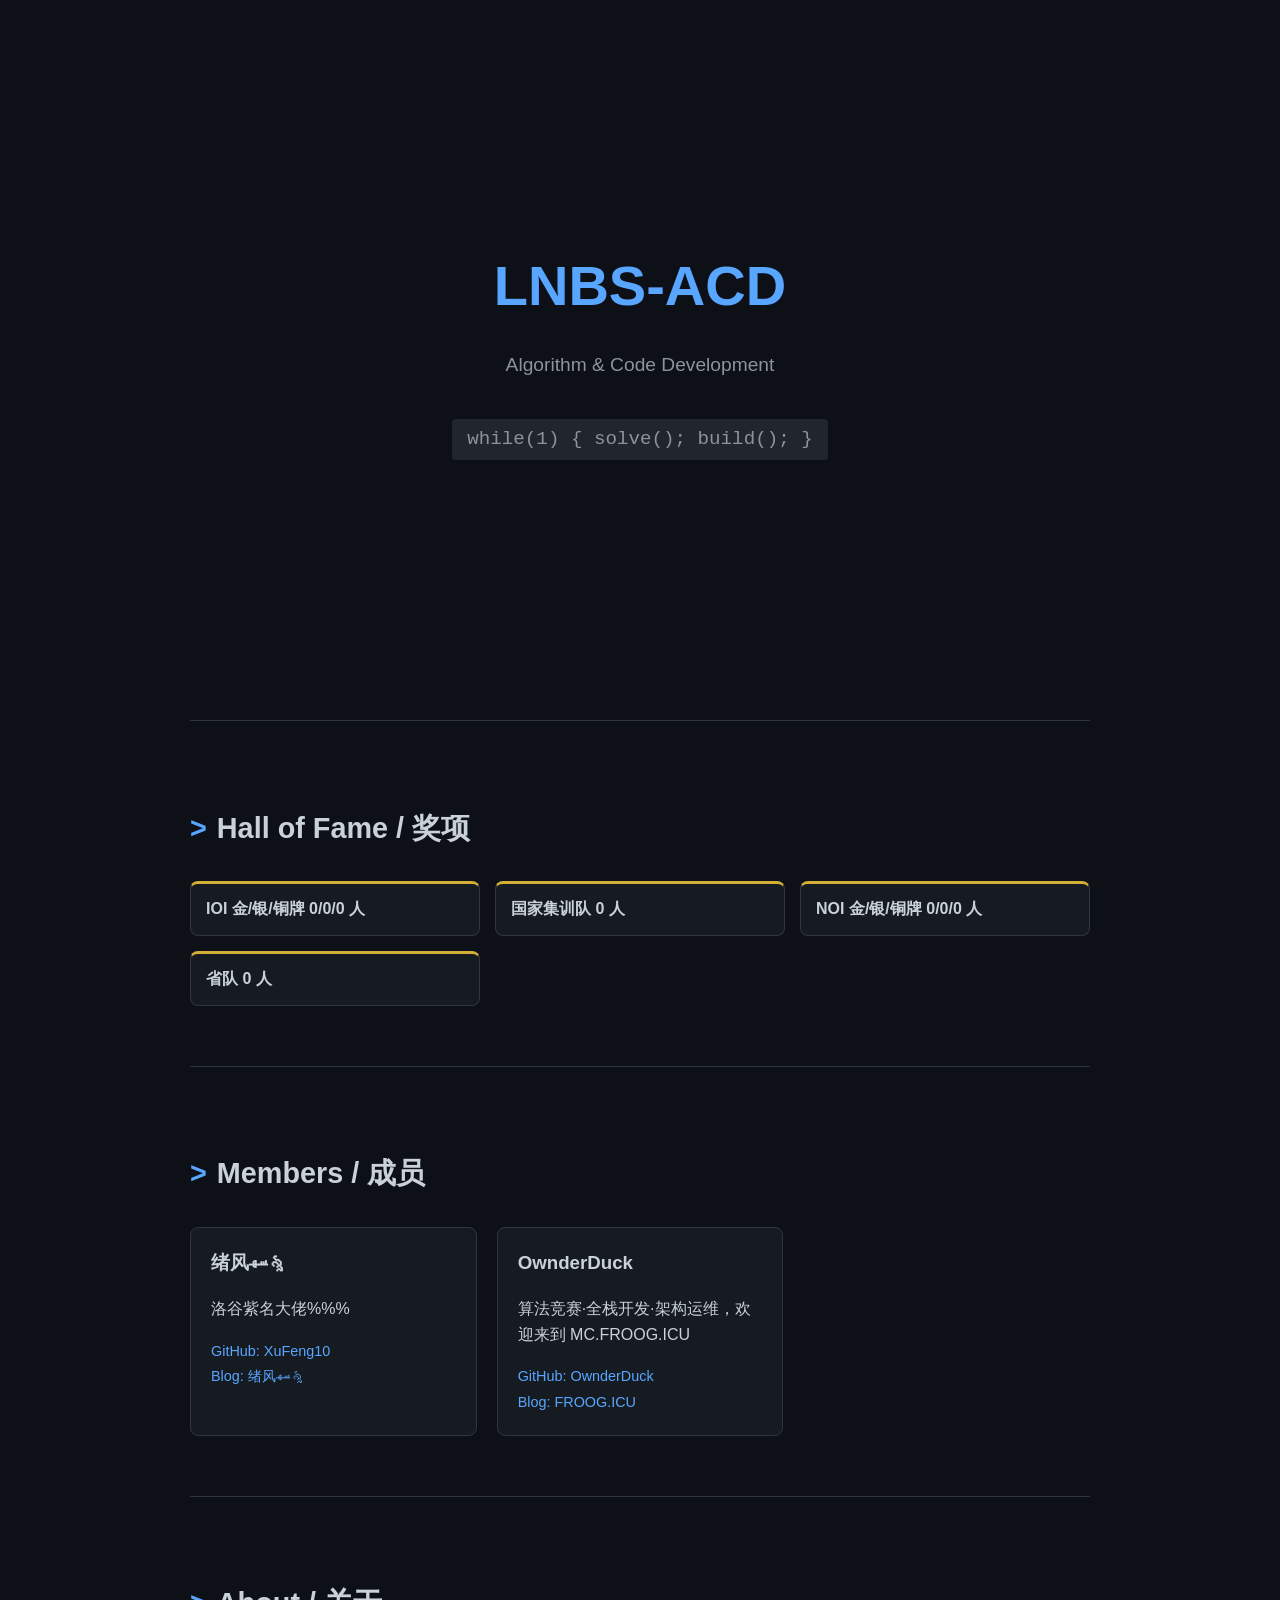
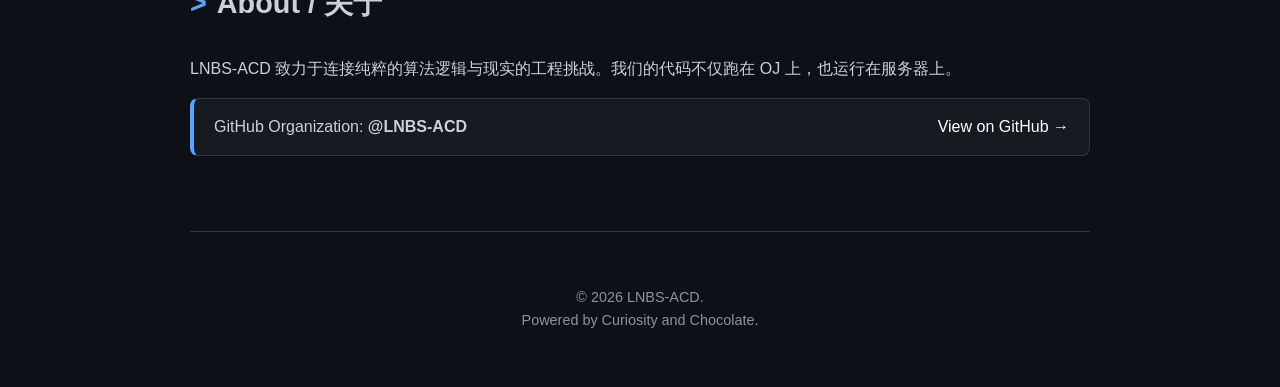
<file: index.html>
<!DOCTYPE html>
<html lang="zh-CN">
<head>
    <meta charset="UTF-8">
    <meta name="viewport" content="width=device-width, initial-scale=1.0">
    <title>LNBS-ACD</title>
    <style>
        :root {
            --bg: #0d1117;
            --card-bg: #161b22;
            --text-main: #c9d1d9;
            --text-dim: #8b949e;
            --accent: #58a6ff;
            --gold: #d4af37;
            --border: #30363d;
        }
        body {
            font-family: -apple-system, BlinkMacSystemFont, "Segoe UI", Helvetica, Arial, sans-serif;
            background-color: var(--bg);
            color: var(--text-main);
            line-height: 1.6;
            margin: 0;
            scroll-behavior: smooth;
        }
        .container { max-width: 900px; margin: 0 auto; padding: 0 20px; }
        
        /* Hero Section */
        .hero {
            height: 80vh;
            display: flex;
            flex-direction: column;
            justify-content: center;
            align-items: center;
            text-align: center;
            border-bottom: 1px solid var(--border);
        }
        .hero h1 { font-size: 3.5rem; margin: 0; color: var(--accent); }
        .hero p { font-size: 1.2rem; color: var(--text-dim); }

        /* Section Styling */
        section { padding: 60px 0; border-bottom: 1px solid var(--border); }
        h2 { font-size: 1.8rem; margin-bottom: 30px; display: flex; align-items: center; }
        h2::before { content: "> "; color: var(--accent); margin-right: 10px; }

        /* 奖项 Awards Box */
        .award-item {
            background: var(--card-bg);
            padding: 15px 20px;
            border-radius: 8px;
            border: 1px solid var(--border);
            margin-bottom: 15px;
            display: flex;
            justify-content: space-between;
            align-items: center;
        }
        .award-name { font-weight: bold; color: var(--gold); }

        /* 奖项网格布局 */
        .awards-grid {
            display: grid;
            /* 自动填充，最小宽度220px，如果空间够就并排 */
            grid-template-columns: repeat(auto-fill, minmax(220px, 1fr));
            gap: 15px;
        }

        .award-card {
            background: var(--card-bg);
            padding: 15px;
            border-radius: 8px;
            border: 1px solid var(--border);
            border-top: 3px solid var(--gold); /* 顶部金线增加仪式感 */
            transition: all 0.2s ease;
        }

        .award-card:hover {
            border-color: var(--gold);
            transform: translateY(-3px);
            box-shadow: 0 4px 12px rgba(212, 175, 55, 0.1);
        }

        .award-year {
            font-size: 0.8rem;
            color: var(--text-dim);
            margin-bottom: 5px;
            font-family: monospace;
        }

        .award-name {
            font-size: 1rem;
            font-weight: bold;
            color: var(--text-main);
            line-height: 1.3;
        }

        /* 成员 Grid */
        .grid {
            display: grid;
            grid-template-columns: repeat(auto-fill, minmax(250px, 1fr));
            gap: 20px;
        }
        .member-card {
            background: var(--card-bg);
            padding: 20px;
            border-radius: 8px;
            border: 1px solid var(--border);
            transition: transform 0.2s;
        }
        .member-card:hover { transform: translateY(-5px); border-color: var(--accent); }
        .member-card h3 { margin-top: 0; }
        .links a { font-size: 0.9rem; color: var(--accent); text-decoration: none; margin-right: 15px; }

        footer { padding: 40px 0; text-align: center; color: var(--text-dim); font-size: 0.9rem; }
        a:hover { text-decoration: underline; }
    </style>
</head>
<body>

<div class="container">
    <header class="hero">
        <h1>LNBS-ACD</h1>
        <p>Algorithm & Code Development</p>
        <p style="font-family: monospace; background: #21262d; padding: 5px 15px; border-radius: 4px;">
            while(1) { solve(); build(); }
        </p>
    </header>

    <section id="awards">
        <h2>Hall of Fame / 奖项</h2>
        <div class="awards-grid">
            <div class="award-card">
                <div class="award-name">IOI 金/银/铜牌    0/0/0 人</div>
            </div>
            <div class="award-card">
                <div class="award-name">国家集训队    0 人</div>
            </div>
            <div class="award-card">
                <div class="award-name">NOI 金/银/铜牌    0/0/0 人</div>
            </div>
            <div class="award-card">
                <div class="award-name">省队 0 人</div>
            </div>
        </div>
    </section>

    <section id="members">
        <h2>Members / 成员</h2>
        <div class="grid">
            <div class="member-card">
                <h3>绪风ﺴﻬৡ</h3>
                <p class="text-dim">洛谷紫名大佬%%%</p>
                <div class="links">
                    <a href="https://github.com/XuFeng10">GitHub: XuFeng10</a>
                    <br>
                    <a href="https://www.cnblogs.com/wind2010">Blog: 绪风ﺴﻬৡ</a>
                </div>
            </div>
            <div class="member-card">
                <h3>OwnderDuck</h3>
                <p class="text-dim">算法竞赛·全栈开发·架构运维，欢迎来到 MC.FROOG.ICU</p>
                <div class="links">
                    <a href="https://github.com/OwnderDuck">GitHub: OwnderDuck</a>
                    <br>
                    <a href="https://froog.icu">Blog: FROOG.ICU</a>
                </div>
            </div>
        </div>
    </section>

    <section id="about">
        <h2>About / 关于</h2>
        <p>LNBS-ACD 致力于连接纯粹的算法逻辑与现实的工程挑战。我们的代码不仅跑在 OJ 上，也运行在服务器上。</p>
        <div class="award-item" style="border-left: 4px solid var(--accent);">
            <span>GitHub Organization: <b>@LNBS-ACD</b></span>
            <a href="https://github.com/LNBS-ACD" style="color: white; text-decoration: none;">
    View on GitHub →
</a>
        </div>
    </section>

    <footer>
        <p>&copy; 2026 LNBS-ACD. <br> Powered by Curiosity and Chocolate.</p>
    </footer>
</div>

</body>
</html>
</file>
